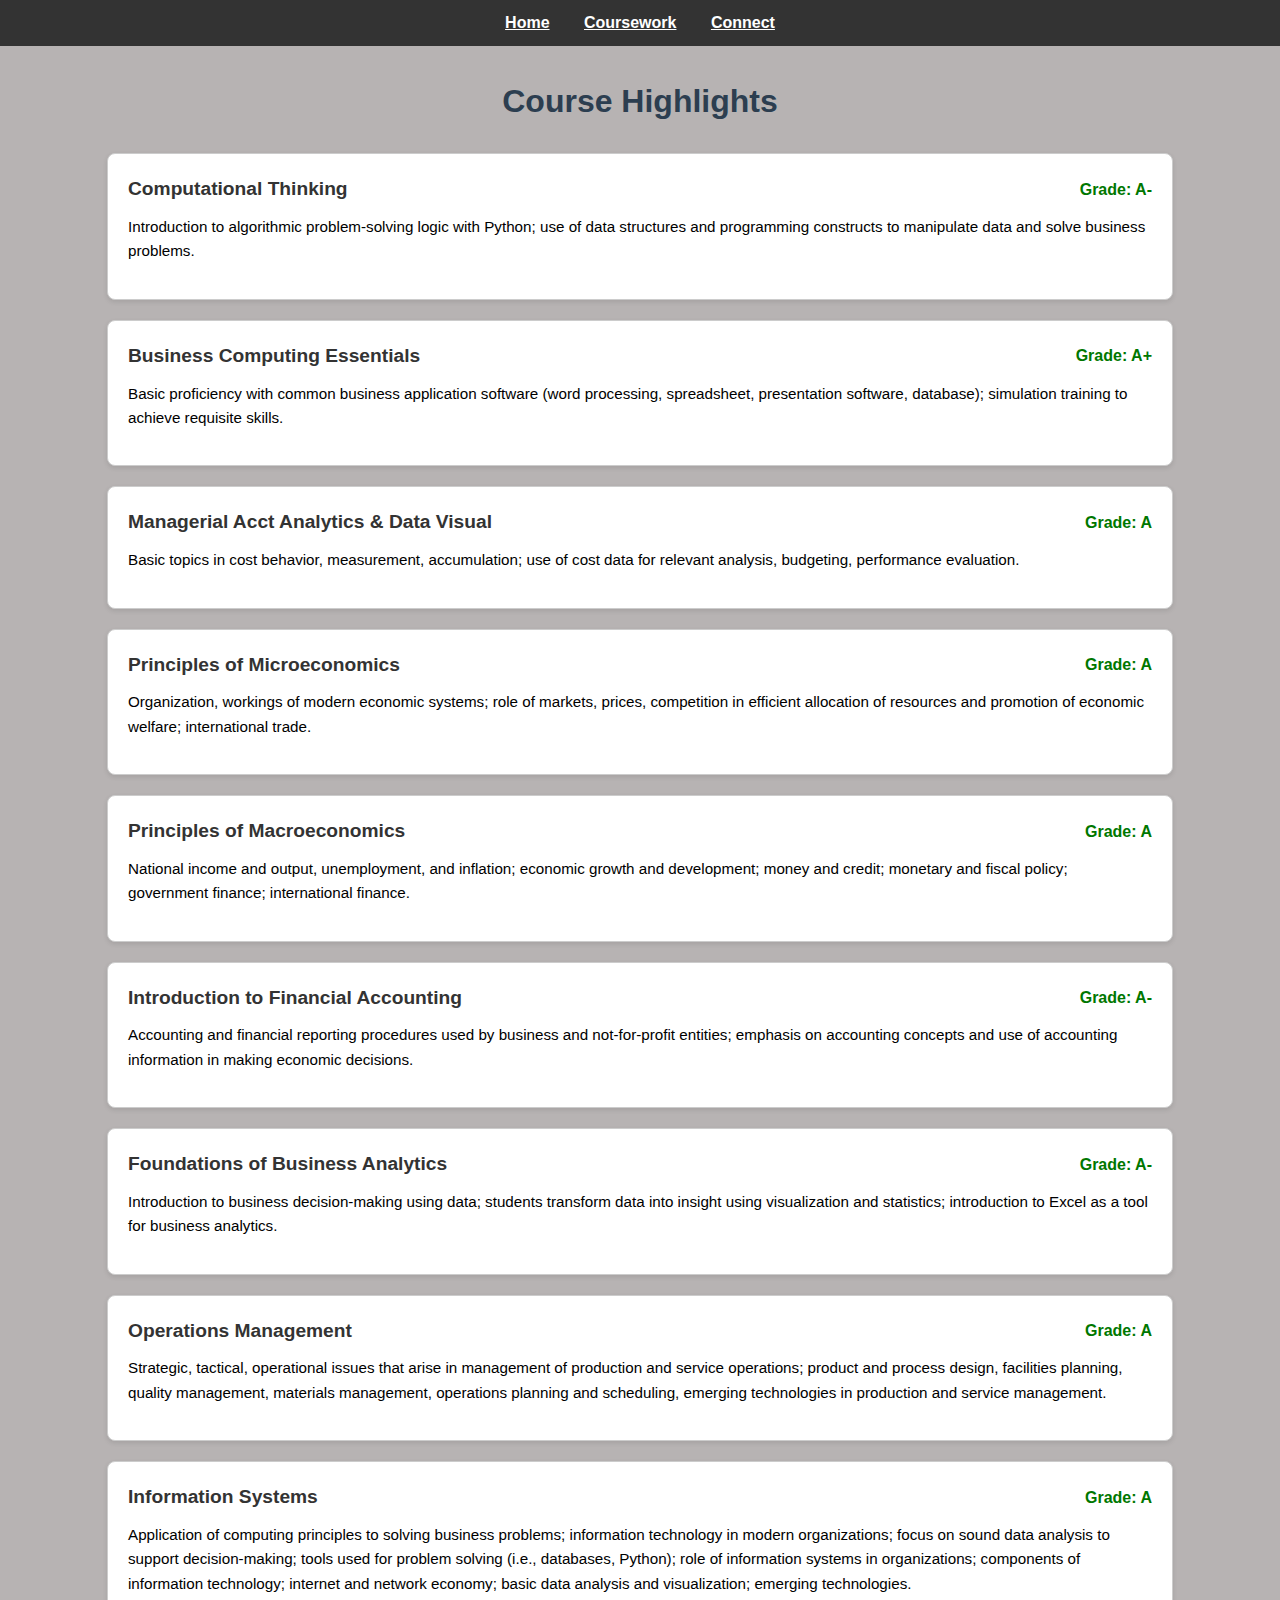
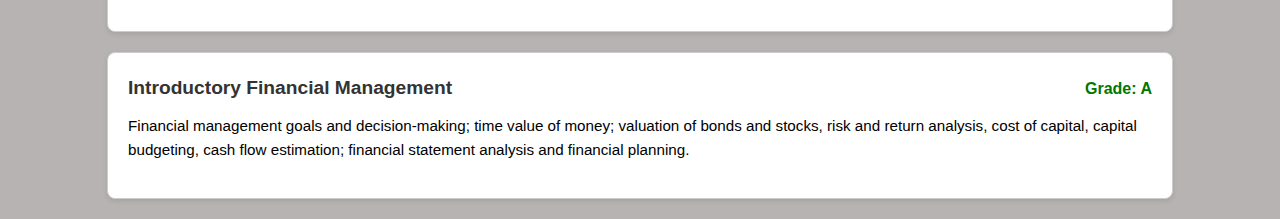
<file: coursework.html>
<!DOCTYPE html>
<html lang="en">
  <head>
    <meta charset="UTF-8" />
    <meta name="viewport" content="width=device-width, initial-scale=1.0" />
    <title>Coursework</title>
    <link rel="stylesheet" href="stylesheet.css" />
  </head>
  <body>
    <nav>
      <ul>
        <li><a href="index.html">Home</a></li>
        <li><a href="coursework.html">Coursework</a></li>
        <li>
          <a href="https://www.linkedin.com/in/aidan-corbett-197206259/"
            >Connect</a
          >
        </li>
      </ul>
    </nav>
    <main>
      <h2>Course Highlights</h2>

      <section class="course">
        <div class="course-header">
          <h3>Computational Thinking</h3>
          <p class="grade">Grade: A-</p>
        </div>
        <p class="description">
          Introduction to algorithmic problem-solving logic with Python; use of
          data structures and programming constructs to manipulate data and
          solve business problems.
        </p>
      </section>

      <section class="course">
        <div class="course-header">
          <h3>Business Computing Essentials</h3>
          <p class="grade">Grade: A+</p>
        </div>
        <p class="description">
          Basic proficiency with common business application software (word
          processing, spreadsheet, presentation software, database); simulation
          training to achieve requisite skills.
        </p>
      </section>

      <section class="course">
        <div class="course-header">
          <h3>Managerial Acct Analytics & Data Visual</h3>
          <p class="grade">Grade: A</p>
        </div>
        <p class="description">
          Basic topics in cost behavior, measurement, accumulation; use of cost
          data for relevant analysis, budgeting, performance evaluation.
        </p>
      </section>

      <section class="course">
        <div class="course-header">
          <h3>Principles of Microeconomics</h3>
          <p class="grade">Grade: A</p>
        </div>
        <p class="description">
          Organization, workings of modern economic systems; role of markets,
          prices, competition in efficient allocation of resources and promotion
          of economic welfare; international trade.
        </p>
      </section>

      <section class="course">
        <div class="course-header">
          <h3>Principles of Macroeconomics</h3>
          <p class="grade">Grade: A</p>
        </div>
        <p class="description">
          National income and output, unemployment, and inflation; economic
          growth and development; money and credit; monetary and fiscal policy;
          government finance; international finance.
        </p>
      </section>

      <section class="course">
        <div class="course-header">
          <h3>Introduction to Financial Accounting</h3>
          <p class="grade">Grade: A-</p>
        </div>
        <p class="description">
          Accounting and financial reporting procedures used by business and
          not-for-profit entities; emphasis on accounting concepts and use of
          accounting information in making economic decisions.
        </p>
      </section>

      <section class="course">
        <div class="course-header">
          <h3>Foundations of Business Analytics</h3>
          <p class="grade">Grade: A-</p>
        </div>
        <p class="description">
          Introduction to business decision-making using data; students
          transform data into insight using visualization and statistics;
          introduction to Excel as a tool for business analytics.
        </p>
      </section>

      <section class="course">
        <div class="course-header">
          <h3>Operations Management</h3>
          <p class="grade">Grade: A</p>
        </div>
        <p class="description">
          Strategic, tactical, operational issues that arise in management of
          production and service operations; product and process design,
          facilities planning, quality management, materials management,
          operations planning and scheduling, emerging technologies in
          production and service management.
        </p>
      </section>

      <section class="course">
        <div class="course-header">
          <h3>Information Systems</h3>
          <p class="grade">Grade: A</p>
        </div>
        <p class="description">
          Application of computing principles to solving business problems;
          information technology in modern organizations; focus on sound data
          analysis to support decision-making; tools used for problem solving
          (i.e., databases, Python); role of information systems in
          organizations; components of information technology; internet and
          network economy; basic data analysis and visualization; emerging
          technologies.
        </p>
      </section>

      <section class="course">
        <div class="course-header">
          <h3>Introductory Financial Management</h3>
          <p class="grade">Grade: A</p>
        </div>
        <p class="description">
          Financial management goals and decision-making; time value of money;
          valuation of bonds and stocks, risk and return analysis, cost of
          capital, capital budgeting, cash flow estimation; financial statement
          analysis and financial planning.
        </p>
      </section>
    </main>
  </body>
</html>
</file>
<file: stylesheet.css>
body {
  background-color: #b7b3b3;
  font-family: "Segoe UI", Arial, sans-serif;
  margin: 0;
  padding: 0;
  line-height: 1.6;
}

nav {
  position: sticky;
  top: 0;
  z-index: 1000;
  background-color: #333;
  padding: 10px 0;
}

nav ul {
  list-style: none;
  text-align: center;
  margin: 0;
  padding: 0;
}

nav li {
  display: inline;
  margin: 0 15px;
}

nav a {
  color: white;
  text-decoration: underline;
  font-weight: bold;
}

.welcome-message {
  position: relative;
  height: 100vh;
  width: 100%;
  overflow: hidden;
}

.background-image {
  position: absolute;
  top: 0;
  left: 0;
  width: 100%;
  height: 100%;
  object-fit: cover;
  z-index: 1;
}

.welcome-text {
  position: relative;
  z-index: 2;
  color: white;
  font-size: 5em;
  font-weight: bold;
  text-align: center;
  top: 50%;
  width: 100%;
}

.about-section {
  display: flex;
  flex-wrap: wrap;
  align-items: center;
  padding: 40px 20px;
  background-color: #ffffff;
  border-top: 1px solid #ccc;
}

.headshot-photo {
  width: 200px;
  border: 3px solid #555;
  border-radius: 10px;
  margin: 20px;
  padding: 10px;
}

.about-text {
  flex: 1;
  min-width: 250px;
  padding: 20px;
}

.about-text h2 {
  font-size: 2em;
  color: #333;
}

/* Employment table */
.employment-history {
  padding: 40px 20px;
}

.employment-history h2 {
  font-size: 2em;
  text-align: center;
  margin-bottom: 20px;
}

.employment-table {
  width: 100%;
  border-collapse: collapse;
  margin: 0 auto;
  background-color: #fff;
  box-shadow: 0 2px 5px rgba(0, 0, 0, 0.1);
}

.employment-table th,
.employment-table td {
  border: 1px solid #ccc;
  padding: 12px;
  text-align: left;
}

.employment-table th {
  background-color: #eaeaea;
}

.employment-table tr:nth-child(even) {
  background-color: #f9f9f9;
}

main h2 {
  text-align: center;
  font-size: 2em;
  margin-top: 30px;
  color: #2c3e50;
}

.course {
  background-color: #fff;
  border: 1px solid #ccc;
  margin: 20px auto;
  padding: 20px;
  width: 80%;
  border-radius: 8px;
  box-shadow: 0 2px 5px rgba(0, 0, 0, 0.1);
}

.course-header {
  display: flex;
  justify-content: space-between;
  align-items: center;
}

.course-header h3 {
  margin: 0;
  font-size: 1.2em;
  color: #333;
}

.grade {
  margin: 0;
  font-weight: bold;
  color: #007700;
  text-align: right;
}

.description {
  margin-top: 10px;
  font-size: 0.95em;
}
</file>
